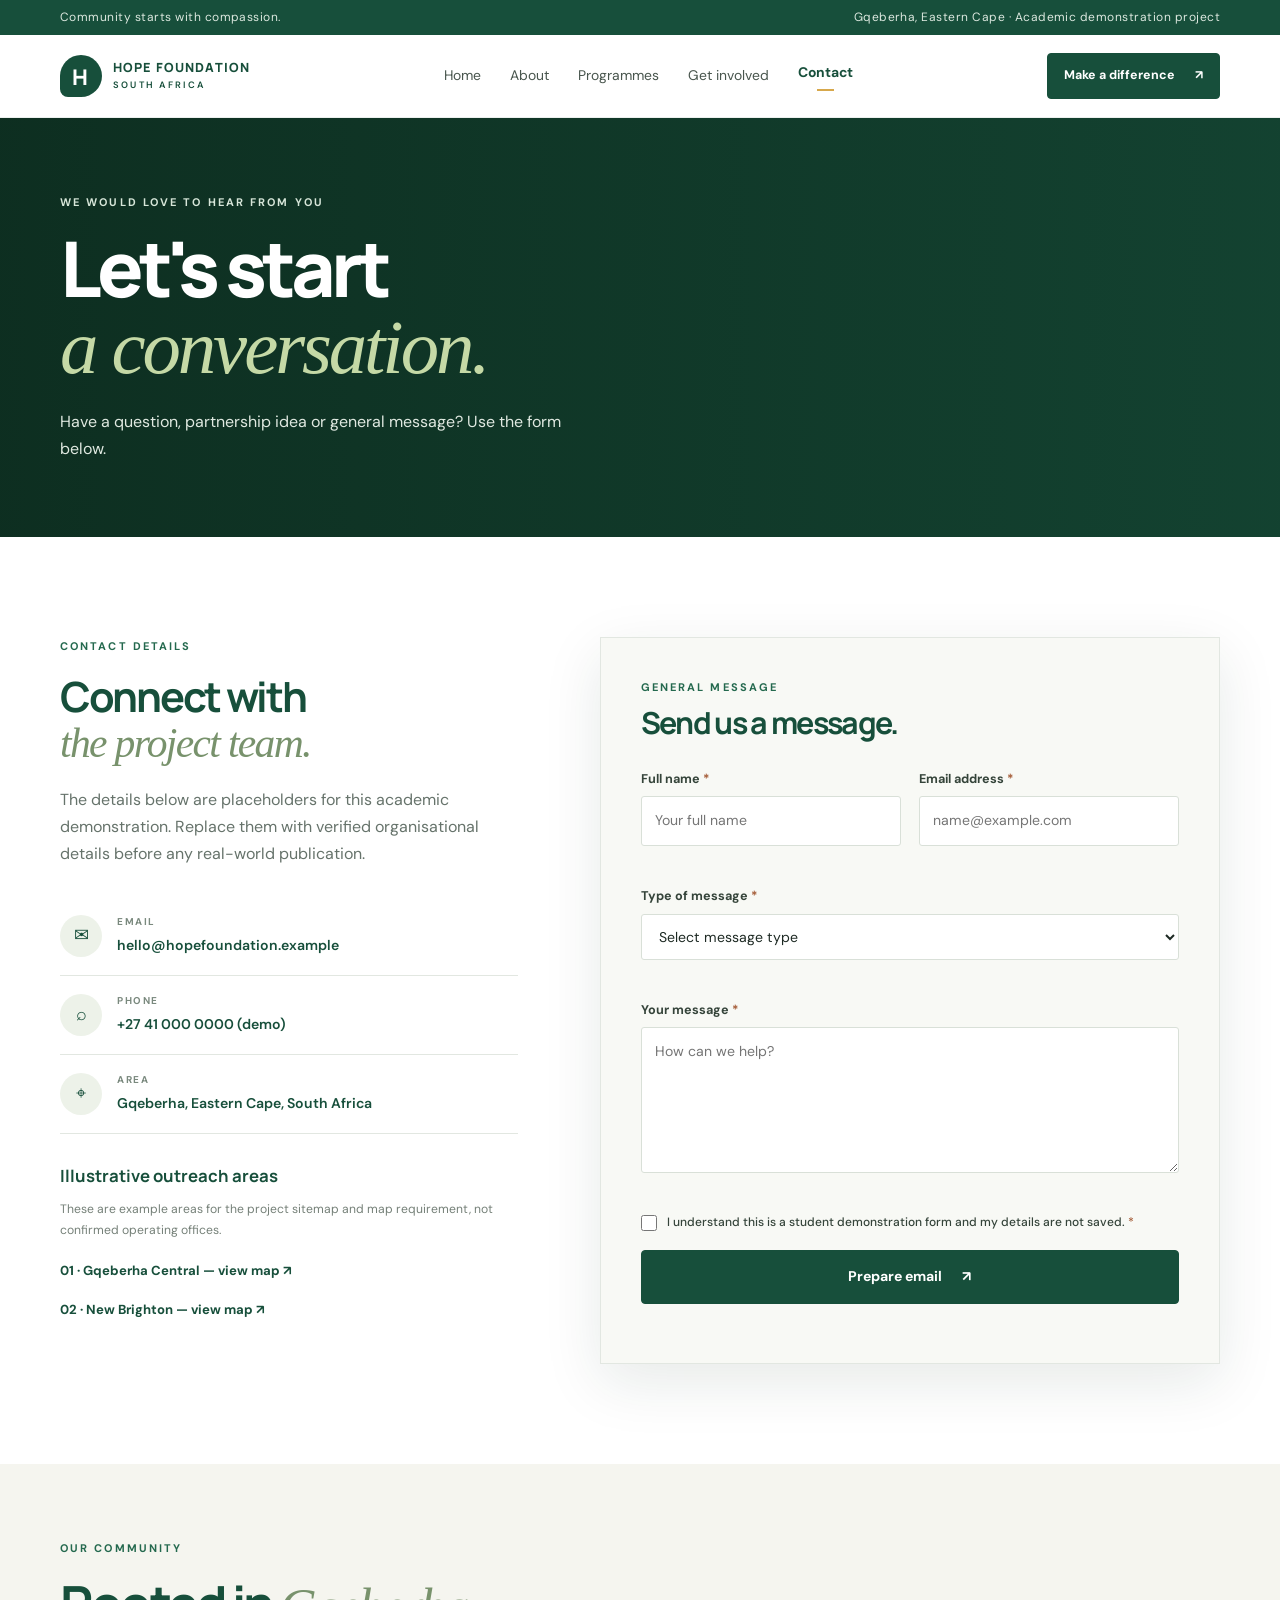
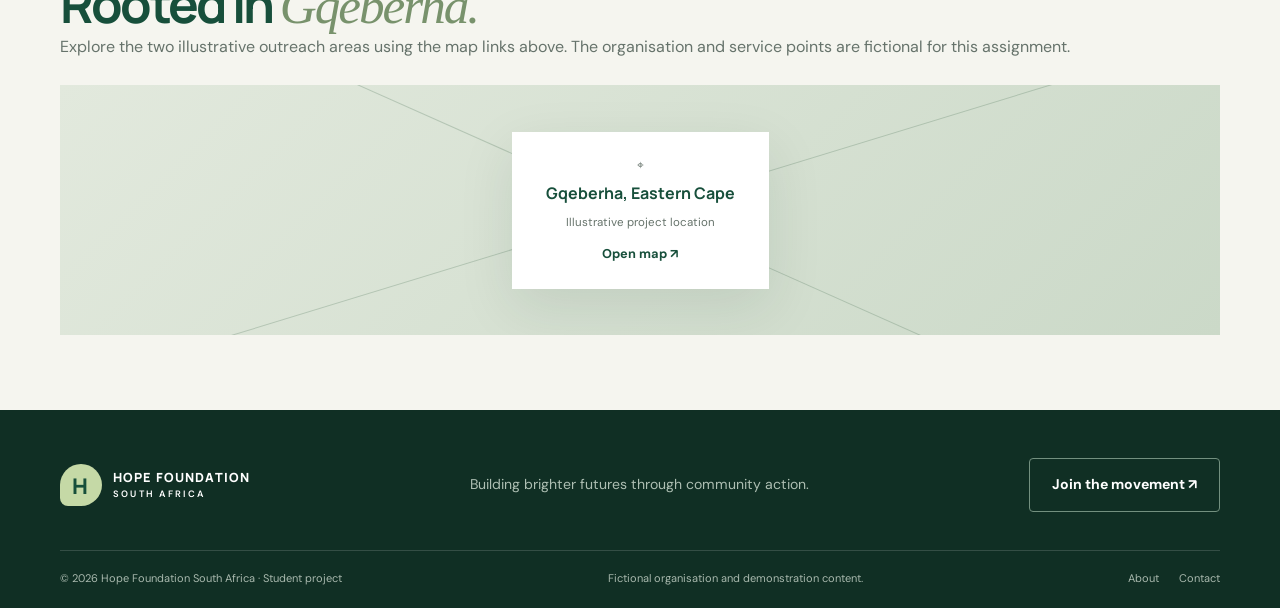
<file: pages/contact.html>
<!DOCTYPE html>
<html lang="en-ZA">
<head><meta charset="UTF-8"><meta name="viewport" content="width=device-width, initial-scale=1.0"><meta name="description" content="Contact the proposed Hope Foundation South Africa project using the demonstration contact form or view its illustrative Gqeberha outreach areas."><meta name="keywords" content="contact Hope Foundation, Gqeberha, community charity contact"><title>Contact | Hope Foundation South Africa</title><link rel="preconnect" href="https://fonts.googleapis.com"><link rel="preconnect" href="https://fonts.gstatic.com" crossorigin><link href="https://fonts.googleapis.com/css2?family=DM+Sans:wght@400;500;600;700&family=Manrope:wght@600;700;800&display=swap" rel="stylesheet"><link rel="stylesheet" href="../assets/css/style.css"><script src="../assets/js/script.js" defer></script></head>
<body><a class="skip-link" href="#main">Skip to content</a><div class="topbar"><div class="container topbar-inner"><span>Community starts with compassion.</span><span>Gqeberha, Eastern Cape · Academic demonstration project</span></div></div>
<header class="site-header"><div class="container nav-wrap"><a class="brand" href="../index.html"><span class="brand-mark">H</span><span>HOPE FOUNDATION<small>SOUTH AFRICA</small></span></a><button class="menu-toggle" aria-label="Open navigation" aria-expanded="false"><span></span><span></span><span></span></button><nav class="main-nav" aria-label="Main navigation"><a href="../index.html">Home</a><a href="about.html">About</a><a href="services.html">Programmes</a><a href="enquiry.html">Get involved</a><a class="active" href="contact.html">Contact</a></nav><a class="button button-small nav-cta" href="enquiry.html">Make a difference <span>↗</span></a></div></header>
<main id="main"><section class="page-hero contact-hero"><div class="container"><p class="eyebrow light">WE WOULD LOVE TO HEAR FROM YOU</p><h1>Let's start<br><em>a conversation.</em></h1><p>Have a question, partnership idea or general message? Use the form below.</p></div></section>
<section class="section-pad"><div class="container contact-layout"><div class="contact-info"><p class="eyebrow">CONTACT DETAILS</p><h2>Connect with<br><em>the project team.</em></h2><p class="muted">The details below are placeholders for this academic demonstration. Replace them with verified organisational details before any real-world publication.</p><div class="contact-detail"><span class="detail-icon">✉</span><div><small>EMAIL</small><a href="mailto:hello@hopefoundation.example">hello@hopefoundation.example</a></div></div><div class="contact-detail"><span class="detail-icon">⌕</span><div><small>PHONE</small><a href="tel:+27410000000">+27 41 000 0000 (demo)</a></div></div><div class="contact-detail"><span class="detail-icon">⌖</span><div><small>AREA</small><span>Gqeberha, Eastern Cape, South Africa</span></div></div>
<div class="location-list"><h3>Illustrative outreach areas</h3><p>These are example areas for the project sitemap and map requirement, not confirmed operating offices.</p><a href="https://www.openstreetmap.org/search?query=Gqeberha%20Central%2C%20South%20Africa" target="_blank" rel="noopener">01 · Gqeberha Central — view map ↗</a><a href="https://www.openstreetmap.org/search?query=New%20Brighton%2C%20Gqeberha%2C%20South%20Africa" target="_blank" rel="noopener">02 · New Brighton — view map ↗</a></div></div>
<form class="form-card contact-form" id="contact-form" data-form="contact" method="post"><div class="form-heading"><p class="eyebrow">GENERAL MESSAGE</p><h2>Send us a message.</h2></div><div class="form-grid"><div class="field"><label for="contact-name">Full name <span>*</span></label><input id="contact-name" name="name" type="text" minlength="2" maxlength="70" required autocomplete="name" placeholder="Your full name"><small class="error-message"></small></div><div class="field"><label for="contact-email">Email address <span>*</span></label><input id="contact-email" name="email" type="email" required autocomplete="email" placeholder="name@example.com"><small class="error-message"></small></div><div class="field full"><label for="message-type">Type of message <span>*</span></label><select id="message-type" name="type" required><option value="">Select message type</option><option>General question</option><option>Partnership</option><option>Media enquiry</option><option>Feedback</option><option>Other</option></select><small class="error-message"></small></div><div class="field full"><label for="contact-message">Your message <span>*</span></label><textarea id="contact-message" name="message" rows="5" minlength="10" maxlength="1200" required placeholder="How can we help?"></textarea><small class="error-message"></small></div><div class="field full checkbox-field"><input id="contact-consent" type="checkbox" required><label for="contact-consent">I understand this is a student demonstration form and my details are not saved. <span>*</span></label><small class="error-message"></small></div><div class="field full"><button class="button" type="submit">Prepare email <span>↗</span></button><p class="form-feedback" id="contact-feedback" role="status" aria-live="polite"></p></div></div></form></div></section>
<section class="map-section"><div class="container"><p class="eyebrow">OUR COMMUNITY</p><h2>Rooted in <em>Gqeberha.</em></h2><p class="muted">Explore the two illustrative outreach areas using the map links above. The organisation and service points are fictional for this assignment.</p><div class="map-placeholder"><div class="map-card"><span class="map-pin">⌖</span><strong>Gqeberha, Eastern Cape</strong><span>Illustrative project location</span><a href="https://www.openstreetmap.org/search?query=Gqeberha%2C%20South%20Africa" target="_blank" rel="noopener">Open map ↗</a></div></div></div></section></main>
<footer class="site-footer"><div class="container footer-top"><a class="brand brand-light" href="../index.html"><span class="brand-mark">H</span><span>HOPE FOUNDATION<small>SOUTH AFRICA</small></span></a><p>Building brighter futures through community action.</p><a class="button button-outline" href="enquiry.html">Join the movement ↗</a></div><div class="container footer-bottom"><span>© <span data-year></span> Hope Foundation South Africa · Student project</span><span>Fictional organisation and demonstration content.</span><div><a href="about.html">About</a><a href="contact.html">Contact</a></div></div></footer></body></html>
</file>
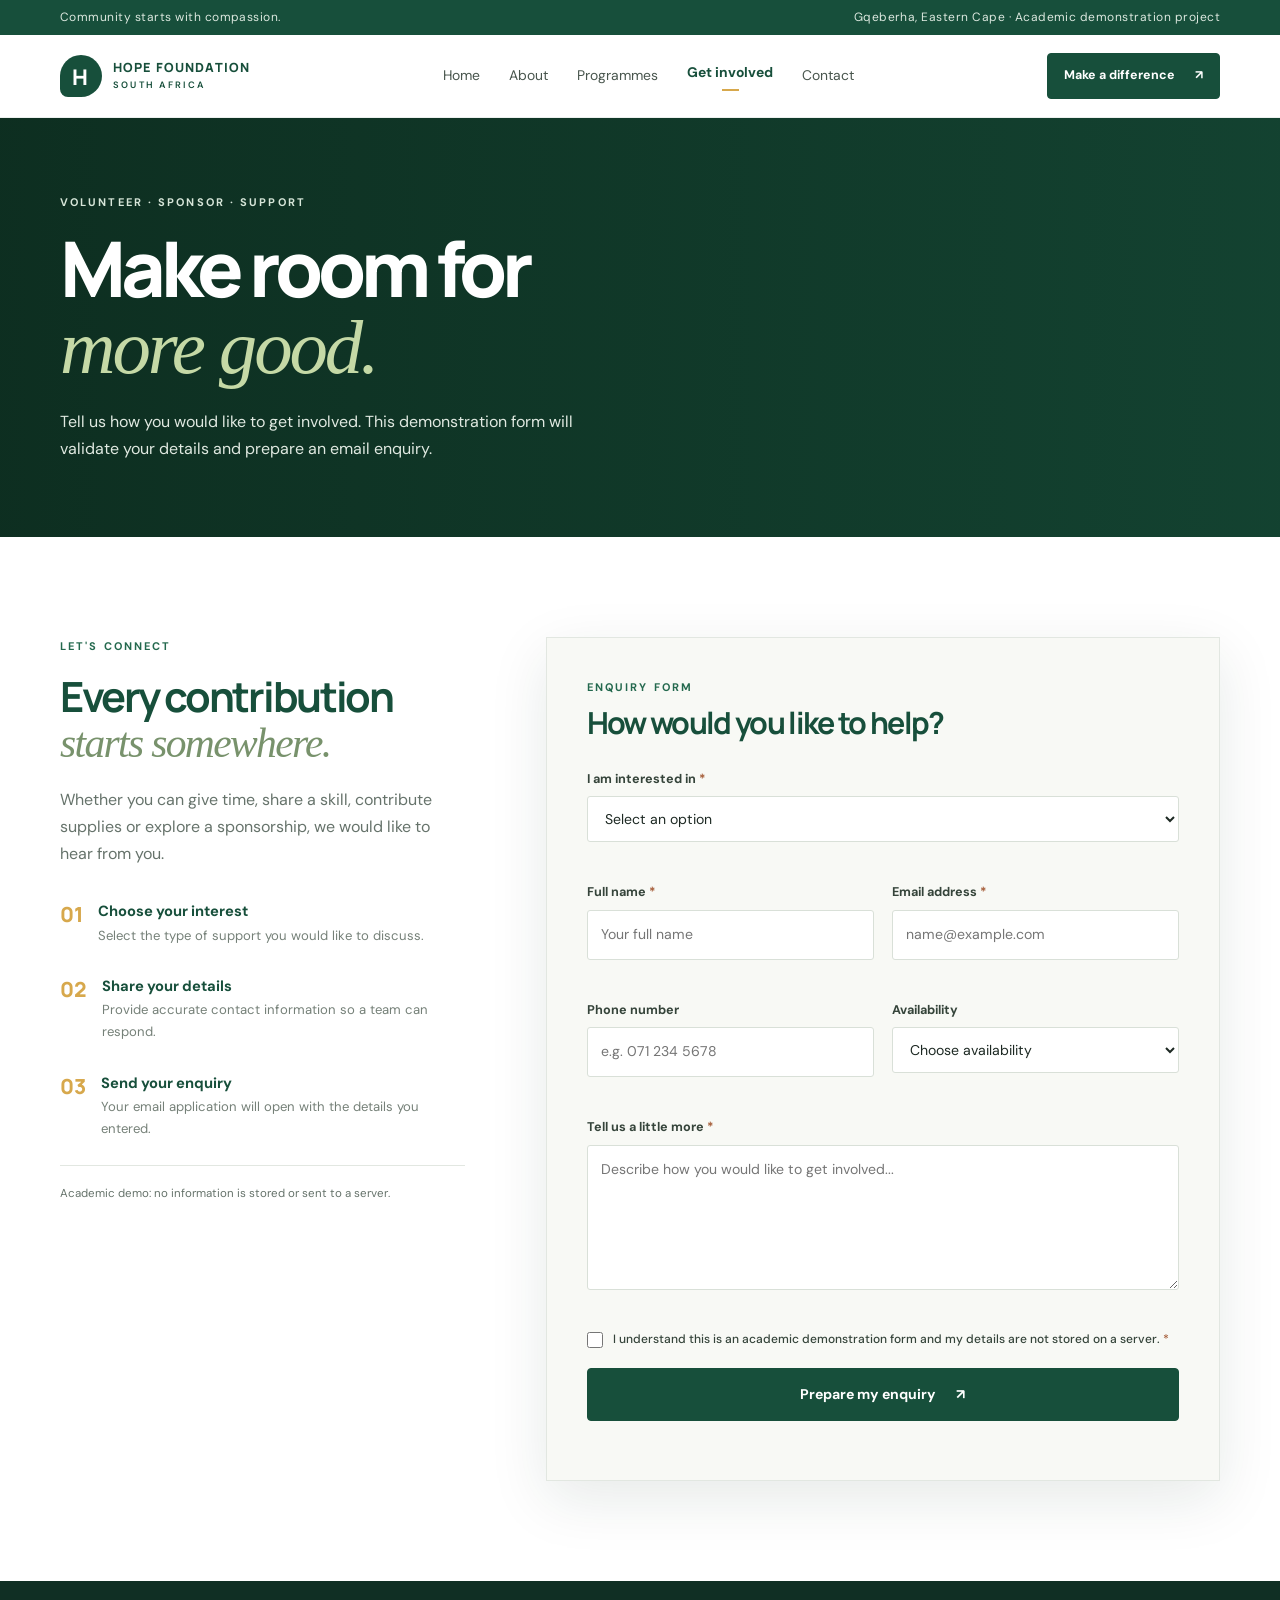
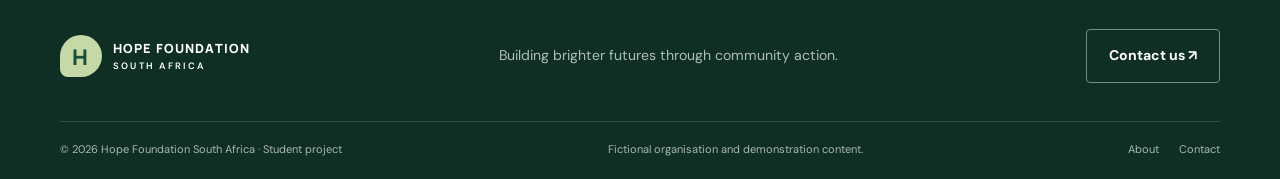
<file: pages/enquiry.html>
<!DOCTYPE html>
<html lang="en-ZA">
<head><meta charset="UTF-8"><meta name="viewport" content="width=device-width, initial-scale=1.0"><meta name="description" content="Volunteer, sponsor or support the proposed programmes of Hope Foundation South Africa. Submit an enquiry using the demonstration form."><meta name="keywords" content="volunteer enquiry, sponsor, donate, Hope Foundation South Africa"><title>Get Involved | Hope Foundation South Africa</title><link rel="preconnect" href="https://fonts.googleapis.com"><link rel="preconnect" href="https://fonts.gstatic.com" crossorigin><link href="https://fonts.googleapis.com/css2?family=DM+Sans:wght@400;500;600;700&family=Manrope:wght@600;700;800&display=swap" rel="stylesheet"><link rel="stylesheet" href="../assets/css/style.css"><script src="../assets/js/script.js" defer></script></head>
<body><a class="skip-link" href="#main">Skip to content</a><div class="topbar"><div class="container topbar-inner"><span>Community starts with compassion.</span><span>Gqeberha, Eastern Cape · Academic demonstration project</span></div></div>
<header class="site-header"><div class="container nav-wrap"><a class="brand" href="../index.html"><span class="brand-mark">H</span><span>HOPE FOUNDATION<small>SOUTH AFRICA</small></span></a><button class="menu-toggle" aria-label="Open navigation" aria-expanded="false"><span></span><span></span><span></span></button><nav class="main-nav" aria-label="Main navigation"><a href="../index.html">Home</a><a href="about.html">About</a><a href="services.html">Programmes</a><a class="active" href="enquiry.html">Get involved</a><a href="contact.html">Contact</a></nav><a class="button button-small nav-cta" href="enquiry.html">Make a difference <span>↗</span></a></div></header>
<main id="main"><section class="page-hero enquiry-hero"><div class="container"><p class="eyebrow light">VOLUNTEER · SPONSOR · SUPPORT</p><h1>Make room for<br><em>more good.</em></h1><p>Tell us how you would like to get involved. This demonstration form will validate your details and prepare an email enquiry.</p></div></section>
<section class="section-pad"><div class="container form-layout"><div class="form-aside"><p class="eyebrow">LET'S CONNECT</p><h2>Every contribution<br><em>starts somewhere.</em></h2><p>Whether you can give time, share a skill, contribute supplies or explore a sponsorship, we would like to hear from you.</p><div class="aside-note"><span>01</span><div><strong>Choose your interest</strong><p>Select the type of support you would like to discuss.</p></div></div><div class="aside-note"><span>02</span><div><strong>Share your details</strong><p>Provide accurate contact information so a team can respond.</p></div></div><div class="aside-note"><span>03</span><div><strong>Send your enquiry</strong><p>Your email application will open with the details you entered.</p></div></div><p class="small-note">Academic demo: no information is stored or sent to a server.</p></div>
<form class="form-card" id="enquiry-form" data-form="enquiry" method="post"><div class="form-heading"><p class="eyebrow">ENQUIRY FORM</p><h2>How would you like to help?</h2></div>
<div class="form-grid"><div class="field full"><label for="interest">I am interested in <span>*</span></label><select id="interest" name="interest" required><option value="">Select an option</option><option>Volunteering</option><option>Sponsorship</option><option>Donating goods</option><option>Food support</option><option>Learning support</option><option>Community action</option><option>Other</option></select><small class="error-message"></small></div>
<div class="field"><label for="enq-name">Full name <span>*</span></label><input id="enq-name" name="name" type="text" minlength="2" maxlength="70" autocomplete="name" required placeholder="Your full name"><small class="error-message"></small></div>
<div class="field"><label for="enq-email">Email address <span>*</span></label><input id="enq-email" name="email" type="email" autocomplete="email" required placeholder="name@example.com"><small class="error-message"></small></div>
<div class="field"><label for="enq-phone">Phone number</label><input id="enq-phone" name="phone" type="tel" pattern="[0-9+() -]{7,20}" placeholder="e.g. 071 234 5678"><small class="error-message"></small></div>
<div class="field"><label for="availability">Availability</label><select id="availability" name="availability"><option value="">Choose availability</option><option>Weekdays</option><option>Weekends</option><option>Once-off</option><option>Flexible</option></select><small class="error-message"></small></div>
<div class="field full"><label for="enq-message">Tell us a little more <span>*</span></label><textarea id="enq-message" name="message" rows="5" minlength="10" maxlength="1000" required placeholder="Describe how you would like to get involved..."></textarea><small class="error-message"></small></div>
<div class="field full checkbox-field"><input id="enq-consent" type="checkbox" required><label for="enq-consent">I understand this is an academic demonstration form and my details are not stored on a server. <span>*</span></label><small class="error-message"></small></div>
<div class="field full"><button class="button" type="submit">Prepare my enquiry <span>↗</span></button><p class="form-feedback" id="enquiry-feedback" role="status" aria-live="polite"></p></div></div></form></div></section></main>
<footer class="site-footer"><div class="container footer-top"><a class="brand brand-light" href="../index.html"><span class="brand-mark">H</span><span>HOPE FOUNDATION<small>SOUTH AFRICA</small></span></a><p>Building brighter futures through community action.</p><a class="button button-outline" href="contact.html">Contact us ↗</a></div><div class="container footer-bottom"><span>© <span data-year></span> Hope Foundation South Africa · Student project</span><span>Fictional organisation and demonstration content.</span><div><a href="about.html">About</a><a href="contact.html">Contact</a></div></div></footer></body></html>
</file>
<file: assets/css/style.css>
/* Hope Foundation South Africa - shared responsive stylesheet */
:root{--green:#174f3b;--green-2:#24694e;--lime:#c5d9a6;--gold:#d7a84c;--ink:#1d2923;--muted:#66736b;--cream:#f5f5ef;--white:#fff;--line:#e2e7e1;--shadow:0 18px 55px rgba(19,48,35,.10);--radius:18px}
*{box-sizing:border-box;margin:0;padding:0}html{scroll-behavior:smooth}body{font-family:"DM Sans",Arial,sans-serif;color:var(--ink);line-height:1.7;background:#fff}img{display:block;max-width:100%}a{color:inherit;text-decoration:none}button,input,select,textarea{font:inherit}.container{width:min(1160px,calc(100% - 44px));margin:auto}.section-pad{padding:100px 0}.topbar{background:var(--green);color:#dce8df;font-size:.75rem;letter-spacing:.04em}.topbar-inner{min-height:35px;display:flex;justify-content:space-between;align-items:center;gap:20px}.site-header{position:sticky;top:0;z-index:20;background:rgba(255,255,255,.96);backdrop-filter:blur(12px);border-bottom:1px solid rgba(20,65,45,.08)}.nav-wrap{height:82px;display:flex;align-items:center;justify-content:space-between;gap:28px}.brand{display:flex;align-items:center;gap:11px;font-family:Manrope,sans-serif;font-size:.79rem;font-weight:800;letter-spacing:.09em;line-height:1.25;color:var(--green)}.brand small{display:block;font-family:"DM Sans",sans-serif;font-size:.58rem;letter-spacing:.24em;font-weight:600;margin-top:4px}.brand-mark{width:42px;height:42px;background:var(--green);color:white;display:grid;place-items:center;border-radius:50% 50% 50% 8px;font-family:Manrope;font-size:1.35rem}.main-nav{display:flex;align-items:center;gap:29px}.main-nav a{font-size:.87rem;color:#48554d;transition:.2s}.main-nav a:hover,.main-nav a.active{color:var(--green);font-weight:700}.main-nav a.active:after{content:"";display:block;width:17px;height:2px;background:var(--gold);margin:5px auto 0}.button{display:inline-flex;align-items:center;justify-content:center;gap:20px;background:var(--green);color:#fff;border:1px solid var(--green);padding:14px 22px;border-radius:4px;font-weight:700;font-size:.88rem;transition:transform .2s,background .2s;cursor:pointer}.button:hover{background:var(--green-2);transform:translateY(-2px)}.button-small{padding:11px 16px;font-size:.78rem}.button-outline{background:transparent;border-color:#73907f;color:white}.button-outline:hover{background:white;color:var(--green)}.button-light{background:white;color:var(--green);border-color:white}.button-light:hover{background:var(--lime)}.menu-toggle{display:none;background:none;border:0;width:40px;height:40px;cursor:pointer}.menu-toggle span{display:block;height:2px;width:23px;background:var(--green);margin:5px auto}.skip-link{position:absolute;left:-9999px;top:8px;background:white;padding:10px;z-index:99}.skip-link:focus{left:8px}.hero{min-height:650px;position:relative;display:flex;align-items:center;color:white;background:#254c3b url("https://images.unsplash.com/photo-1488521787991-ed7bbaae773c?auto=format&fit=crop&w=2000&q=90") center 43%/cover no-repeat}.hero-shade{position:absolute;inset:0;background:linear-gradient(90deg,rgba(12,39,27,.88) 0%,rgba(12,39,27,.65) 48%,rgba(12,39,27,.10) 100%)}.hero-content{position:relative;padding:100px 0;z-index:1}.eyebrow{font-size:.69rem;font-weight:700;letter-spacing:.19em;color:var(--green-2);margin-bottom:18px}.eyebrow.light{color:#d7e6d9}.hero h1,.page-hero h1{font-family:Manrope,sans-serif;font-size:clamp(3.5rem,7vw,6.4rem);line-height:.99;letter-spacing:-.065em;font-weight:800;max-width:760px}.hero h1 em,.page-hero h1 em,h2 em,blockquote em{font-family:Georgia,serif;font-weight:400;color:var(--lime);letter-spacing:-.04em}.hero-copy{max-width:510px;color:#e3eae4;margin:28px 0 32px;font-size:1.05rem}.hero-actions{display:flex;align-items:center;gap:30px}.text-link{display:inline-flex;gap:13px;align-items:center;color:var(--green);font-size:.88rem;font-weight:700;margin-top:15px}.text-link span{transition:transform .2s}.text-link:hover span{transform:translateX(4px)}.light-link{color:white}.hero-note{font-size:.72rem;color:#e2e9e2;margin-top:70px;letter-spacing:.04em}.pulse-dot{display:inline-block;width:7px;height:7px;border-radius:50%;background:var(--lime);margin-right:8px}.hero-stamp{position:absolute;right:8%;bottom:10%;width:125px;height:125px;border:1px solid rgba(255,255,255,.55);border-radius:50%;display:flex;flex-direction:column;align-items:center;justify-content:center;transform:rotate(12deg)}.hero-stamp span{font-family:Manrope;font-weight:800;font-size:1.4rem;letter-spacing:.1em}.hero-stamp small{text-align:center;font-size:.53rem;letter-spacing:.18em;line-height:1.3}.intro-section{background:var(--cream)}.intro-grid,.split-story{display:grid;grid-template-columns:1fr 1fr;gap:10%;align-items:center}h2{font-family:Manrope,sans-serif;font-size:clamp(2.2rem,4vw,3.6rem);line-height:1.08;letter-spacing:-.055em;color:var(--green)}h2 em{color:#78926c}.intro-text p,.split-story p{color:#58655d;font-size:1rem;margin-bottom:20px}.program-section{background:#fff}.section-heading{display:flex;justify-content:space-between;align-items:end;gap:30px;margin-bottom:42px}.section-heading>.text-link{margin-bottom:8px}.card-grid{display:grid;gap:18px}.card-grid.three{grid-template-columns:repeat(3,1fr)}.program-card{padding:34px 31px 31px;background:var(--cream);min-height:330px;position:relative;border:1px solid transparent;transition:.25s}.program-card:hover{transform:translateY(-5px);box-shadow:var(--shadow);border-color:var(--line)}.program-card.featured{background:var(--green);color:white}.card-number,.service-index{font-size:.66rem;letter-spacing:.16em;font-weight:700;color:#839184}.featured .card-number{color:#c3d9c8}.icon-circle{width:48px;height:48px;border:1px solid #b9c8b9;border-radius:50%;display:grid;place-items:center;font-size:1.4rem;color:var(--green);margin:28px 0 20px}.featured .icon-circle{color:var(--lime);border-color:#668a73}.program-card h3{font-family:Manrope;font-size:1.35rem;margin-bottom:12px}.program-card p{font-size:.9rem;color:#657168;max-width:290px}.featured p{color:#d4e1d7}.arrow-link{position:absolute;bottom:27px;right:30px;font-size:1.3rem;color:var(--green)}.featured .arrow-link{color:var(--lime)}.quote-band{background:var(--green);color:white;padding:80px 0;text-align:center}.quote-inner{max-width:820px}.quote-mark{font-family:Georgia;font-size:5rem;line-height:.8;color:var(--gold)}blockquote{font-family:Manrope;font-size:clamp(1.7rem,3.4vw,2.7rem);line-height:1.25;letter-spacing:-.04em;margin:15px 0 24px}blockquote em{color:var(--lime)}.quote-inner p{font-size:.65rem;letter-spacing:.2em;color:#c4d5c8}.action-grid{display:grid;grid-template-columns:1fr 1fr;gap:8%;align-items:center}.action-grid .muted{margin:22px 0 26px}.muted{color:var(--muted)}.action-image{position:relative}.action-image img{width:100%;height:390px;object-fit:cover;border-radius:3px}.image-caption{position:absolute;right:-18px;bottom:20px;background:white;padding:15px 23px;color:var(--green);font-family:Georgia;font-style:italic;box-shadow:var(--shadow)}.site-footer{background:#102f24;color:#d7e3da;padding:48px 0 20px}.footer-top{display:flex;justify-content:space-between;align-items:center;gap:30px;padding-bottom:38px}.brand-light{color:white}.brand-light .brand-mark{background:var(--lime);color:var(--green)}.footer-top p{color:#aebfb3;font-size:.88rem}.footer-bottom{border-top:1px solid rgba(255,255,255,.15);padding-top:18px;display:flex;justify-content:space-between;gap:18px;flex-wrap:wrap;color:#a9b9ae;font-size:.69rem}.footer-bottom div{display:flex;gap:20px}.footer-bottom a:hover{color:white}.page-hero{min-height:390px;display:flex;align-items:center;color:white;background-color:var(--green);background-position:center;background-size:cover;position:relative}.page-hero:before{content:"";position:absolute;inset:0;background:linear-gradient(90deg,rgba(12,42,29,.88),rgba(12,42,29,.35))}.page-hero .container{position:relative;padding:75px 0}.page-hero h1{font-size:clamp(3.4rem,6vw,5.5rem)}.page-hero p:not(.eyebrow){max-width:520px;color:#e0e9e1;margin-top:22px}.about-hero{background-image:url("https://images.unsplash.com/photo-1511632765486-a01980e01a18?auto=format&fit=crop&w=1800&q=85")}.services-hero{background-image:url("https://images.unsplash.com/photo-1531206715517-5c0ba140b2b8?auto=format&fit=crop&w=1800&q=85")}.enquiry-hero{background-image:url("https://images.unsplash.com/photo-1559027615-cd4628902d4a?auto=format&fit=crop&w=1800&q=85")}.contact-hero{background-image:url("https://images.unsplash.com/photo-1521737711867-e3b97375f902?auto=format&fit=crop&w=1800&q=85")}.values-section{background:var(--cream)}.value-grid{margin-top:42px}.value-grid article{background:white;padding:32px}.value-icon{display:grid;place-items:center;width:44px;height:44px;border-radius:50%;background:#e9f0e7;color:var(--green);font-size:1.3rem;margin-bottom:23px}.value-grid h3{font-family:Manrope;font-size:1.2rem;color:var(--green);margin-bottom:12px}.value-grid p{color:#657168;font-size:.9rem}.team-grid{display:grid;grid-template-columns:1fr 1fr;gap:8%;align-items:center}.team-photo img{height:500px;width:100%;object-fit:cover}.team-grid p:not(.eyebrow){color:#5f6b63;margin:20px 0}.check-list{list-style:none;margin:22px 0}.check-list li{padding:6px 0 6px 25px;position:relative;color:#5c6a60;font-size:.9rem}.check-list li:before{content:"✓";position:absolute;left:0;color:var(--green);font-weight:700}.search-box{width:min(300px,100%)}.search-box label{display:block;font-size:.75rem;font-weight:700;margin-bottom:7px}.search-box input{width:100%;padding:12px 14px;border:1px solid var(--line);background:#fafbf8;border-radius:4px}.search-box small{display:block;color:#7b877e;font-size:.7rem;margin-top:5px}.service-list{display:grid;gap:22px}.service-row{display:grid;grid-template-columns:.85fr 1.15fr;gap:6%;padding:28px;background:var(--cream);align-items:center}.service-image img{width:100%;height:310px;object-fit:cover}.service-content{padding:10px 20px 10px 0}.service-content h2{font-size:2.2rem;margin:12px 0}.service-content p{color:#5f6c63;font-size:.92rem}.service-content .text-link{margin-top:10px}.empty-state{padding:30px;background:var(--cream);text-align:center;color:var(--muted)}.cta-strip{background:var(--green);padding:65px 0;color:white}.cta-strip-inner{display:flex;align-items:center;justify-content:space-between;gap:30px}.cta-strip h2{color:white}.cta-strip h2 em{color:var(--lime)}.form-layout,.contact-layout{display:grid;grid-template-columns:.75fr 1.25fr;gap:7%;align-items:start}.form-aside{position:sticky;top:125px}.form-aside h2,.contact-info h2{font-size:2.6rem}.form-aside>p:not(.eyebrow),.contact-info>.muted{color:#66736b;margin:20px 0 30px}.aside-note{display:flex;gap:15px;margin:25px 0}.aside-note>span{font-family:Manrope;color:var(--gold);font-size:1.3rem;font-weight:800}.aside-note strong{font-size:.92rem;color:var(--green)}.aside-note p{font-size:.82rem;color:#758078}.small-note{font-size:.72rem;color:#89948c;border-top:1px solid var(--line);padding-top:18px;margin-top:35px}.form-card{padding:40px;background:#f8f9f5;border:1px solid var(--line);box-shadow:var(--shadow)}.form-heading{margin-bottom:28px}.form-heading h2{font-size:1.9rem}.form-heading .eyebrow{margin-bottom:10px}.form-grid{display:grid;grid-template-columns:1fr 1fr;gap:18px}.field{display:flex;flex-direction:column;gap:7px}.field.full{grid-column:1/-1}.field label{font-size:.79rem;font-weight:700;color:#35443a}.field label span{color:#a45b36}.field input:not([type=checkbox]),.field select,.field textarea{width:100%;border:1px solid #d9e0d8;background:white;padding:12px 13px;border-radius:3px;outline:none;color:var(--ink);font-size:.88rem}.field input:focus,.field select:focus,.field textarea:focus{border-color:var(--green);box-shadow:0 0 0 3px rgba(36,105,78,.10)}.field textarea{resize:vertical}.field input[type=checkbox]{width:16px;height:16px;accent-color:var(--green);margin-top:3px}.checkbox-field{display:flex;flex-direction:row;align-items:flex-start;gap:10px}.checkbox-field label{font-weight:500;font-size:.75rem}.error-message{min-height:14px;color:#a33d32;font-size:.7rem}.field.invalid input,.field.invalid select,.field.invalid textarea{border-color:#b74d42}.form-feedback{font-size:.82rem;color:var(--green);margin-top:12px}.contact-layout{grid-template-columns:.85fr 1.15fr}.contact-detail{display:flex;align-items:center;gap:15px;padding:17px 0;border-bottom:1px solid var(--line)}.detail-icon{width:42px;height:42px;background:#edf2e9;border-radius:50%;display:grid;place-items:center;color:var(--green);font-size:1.1rem}.contact-detail small{display:block;font-size:.62rem;letter-spacing:.16em;color:#7a897e;font-weight:700}.contact-detail a,.contact-detail span:not(.detail-icon){font-size:.88rem;color:var(--green);font-weight:600}.location-list{margin-top:28px}.location-list h3{font-family:Manrope;color:var(--green);font-size:1.05rem}.location-list p{font-size:.76rem;color:#758078;margin:8px 0 12px}.location-list a{display:block;padding:8px 0;color:var(--green);font-size:.82rem;font-weight:700}.map-section{background:var(--cream);padding:75px 0}.map-placeholder{margin-top:25px;min-height:250px;display:grid;place-items:center;background:linear-gradient(135deg,#e2e9dd,#cbd9c8);position:relative;overflow:hidden}.map-placeholder:before,.map-placeholder:after{content:"";position:absolute;width:140%;height:1px;background:rgba(65,103,76,.25);transform:rotate(-17deg)}.map-placeholder:after{transform:rotate(24deg)}.map-card{z-index:1;background:white;padding:24px 34px;box-shadow:var(--shadow);display:flex;flex-direction:column;align-items:center;gap:5px}.map-pin{font-size:1.7rem;color:var(--green)}.map-card strong{font-family:Manrope;color:var(--green)}.map-card span{font-size:.72rem;color:var(--muted)}.map-card a{font-size:.8rem;color:var(--green);font-weight:700;margin-top:6px}
@media(max-width:900px){.main-nav{gap:16px}.nav-cta{display:none}.hero{min-height:590px}.hero-stamp{right:5%}.form-layout,.contact-layout{grid-template-columns:1fr;gap:35px}.form-aside{position:static}.form-aside h2,.contact-info h2{font-size:2.2rem}.contact-info{max-width:650px}.team-grid{gap:5%}.service-row{gap:4%}}
@media(max-width:700px){.container{width:min(100% - 34px,560px)}.topbar-inner{justify-content:center;text-align:center;min-height:32px}.topbar-inner span:last-child{display:none}.nav-wrap{height:70px}.menu-toggle{display:block;margin-left:auto}.main-nav{display:none;position:absolute;top:70px;left:0;right:0;background:white;padding:18px 25px 24px;box-shadow:0 15px 25px rgba(0,0,0,.08);flex-direction:column;align-items:stretch;gap:0}.main-nav.open{display:flex}.main-nav a{padding:11px 0;border-bottom:1px solid var(--line)}.main-nav a.active:after{display:none}.hero{min-height:620px;background-position:58% center}.hero-shade{background:linear-gradient(90deg,rgba(12,39,27,.88),rgba(12,39,27,.55))}.hero-content{padding:80px 0}.hero h1{font-size:clamp(3.3rem,16vw,5rem)}.hero-copy{font-size:.94rem}.hero-note{margin-top:55px}.hero-stamp{width:88px;height:88px;right:7%;bottom:6%}.hero-stamp span{font-size:1rem}.hero-stamp small{font-size:.42rem}.section-pad{padding:70px 0}.intro-grid,.split-story,.action-grid,.team-grid{grid-template-columns:1fr;gap:28px}.section-heading{align-items:flex-start;flex-direction:column}.card-grid.three{grid-template-columns:1fr}.program-card{min-height:285px}.quote-band{padding:65px 0}.action-image img{height:300px}.image-caption{right:0}.footer-top{align-items:flex-start;flex-direction:column}.footer-bottom{flex-direction:column}.page-hero{min-height:340px}.page-hero .container{padding:65px 0}.page-hero h1{font-size:3.5rem}.service-row{grid-template-columns:1fr;padding:18px;gap:18px}.service-image img{height:230px}.service-content{padding:0 5px 12px}.service-content h2{font-size:1.9rem}.cta-strip-inner{align-items:flex-start;flex-direction:column}.form-card{padding:25px 19px}.form-grid{grid-template-columns:1fr;gap:13px}.field.full{grid-column:auto}.form-heading h2{font-size:1.65rem}.form-aside h2,.contact-info h2{font-size:2.15rem}.map-section{padding:60px 0}}
@media(prefers-reduced-motion:reduce){html{scroll-behavior:auto}*,*:before,*:after{transition:none!important;animation:none!important}}
</file>
